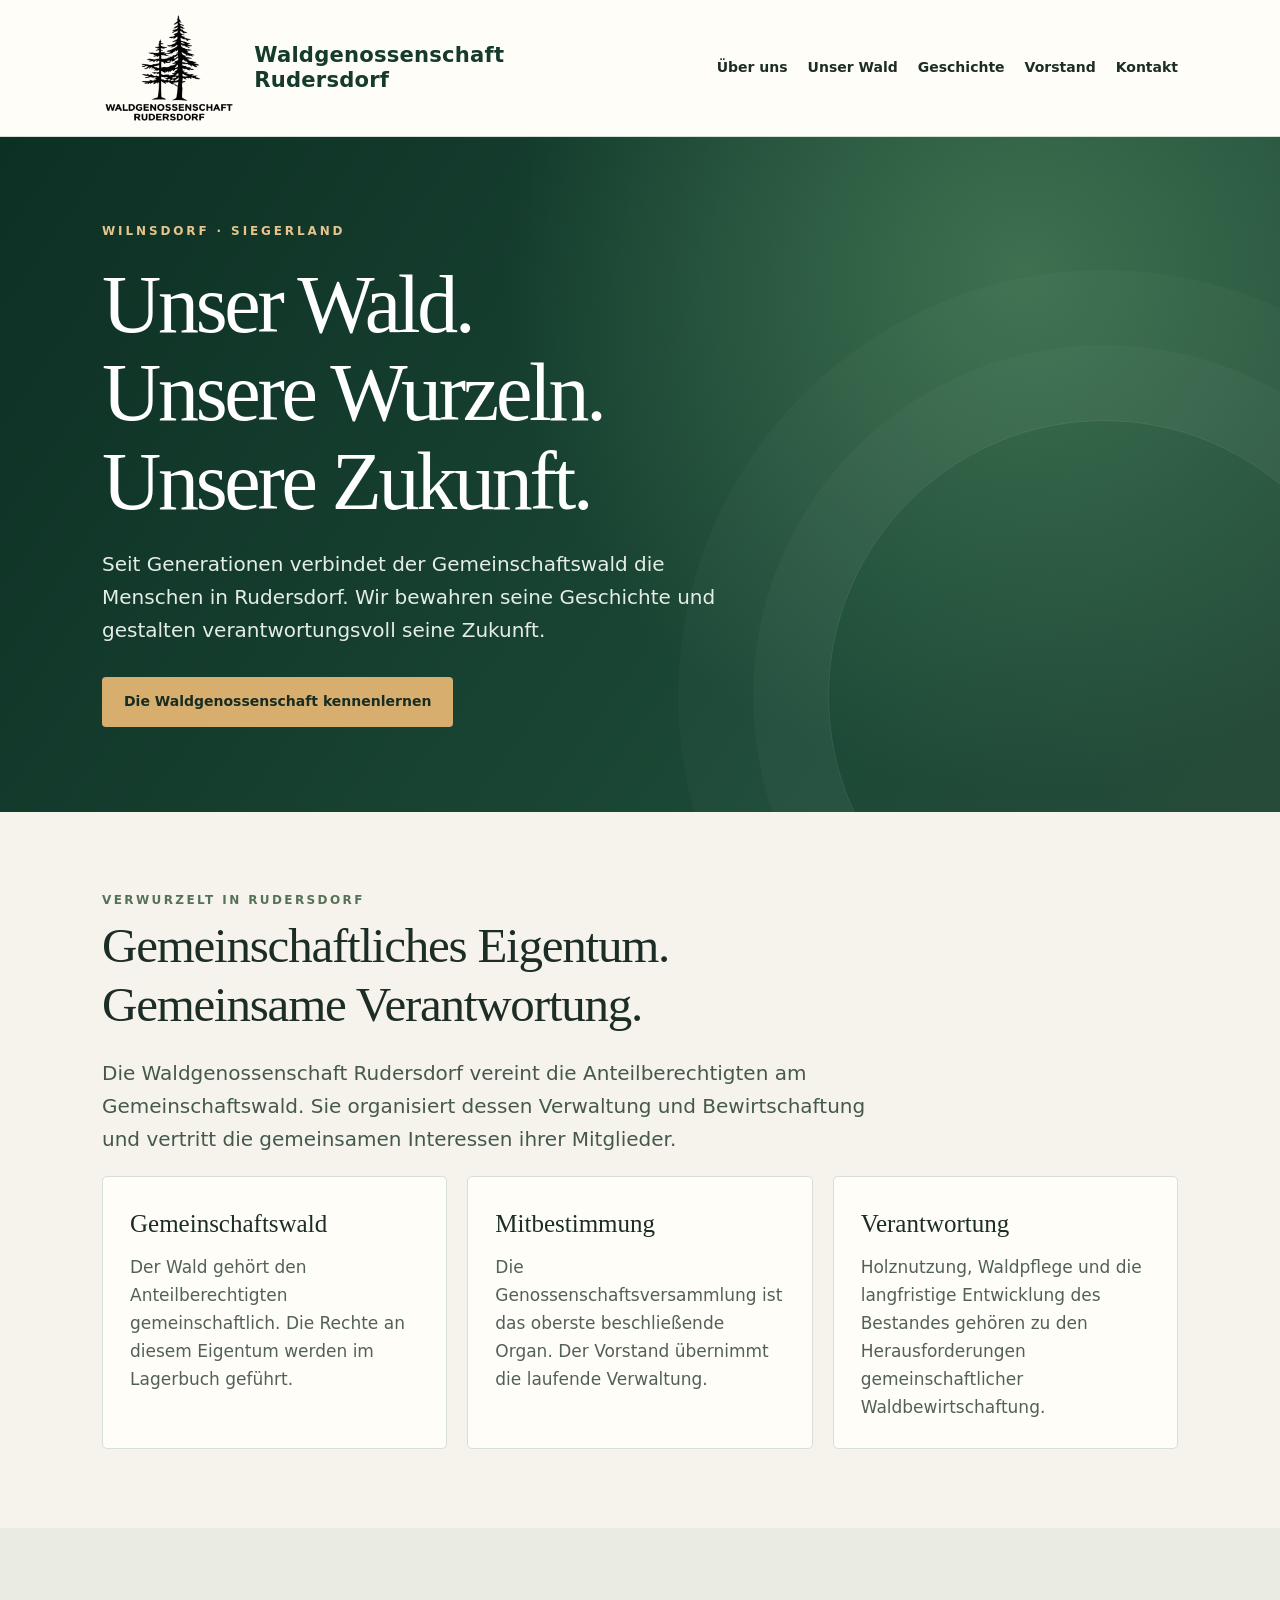
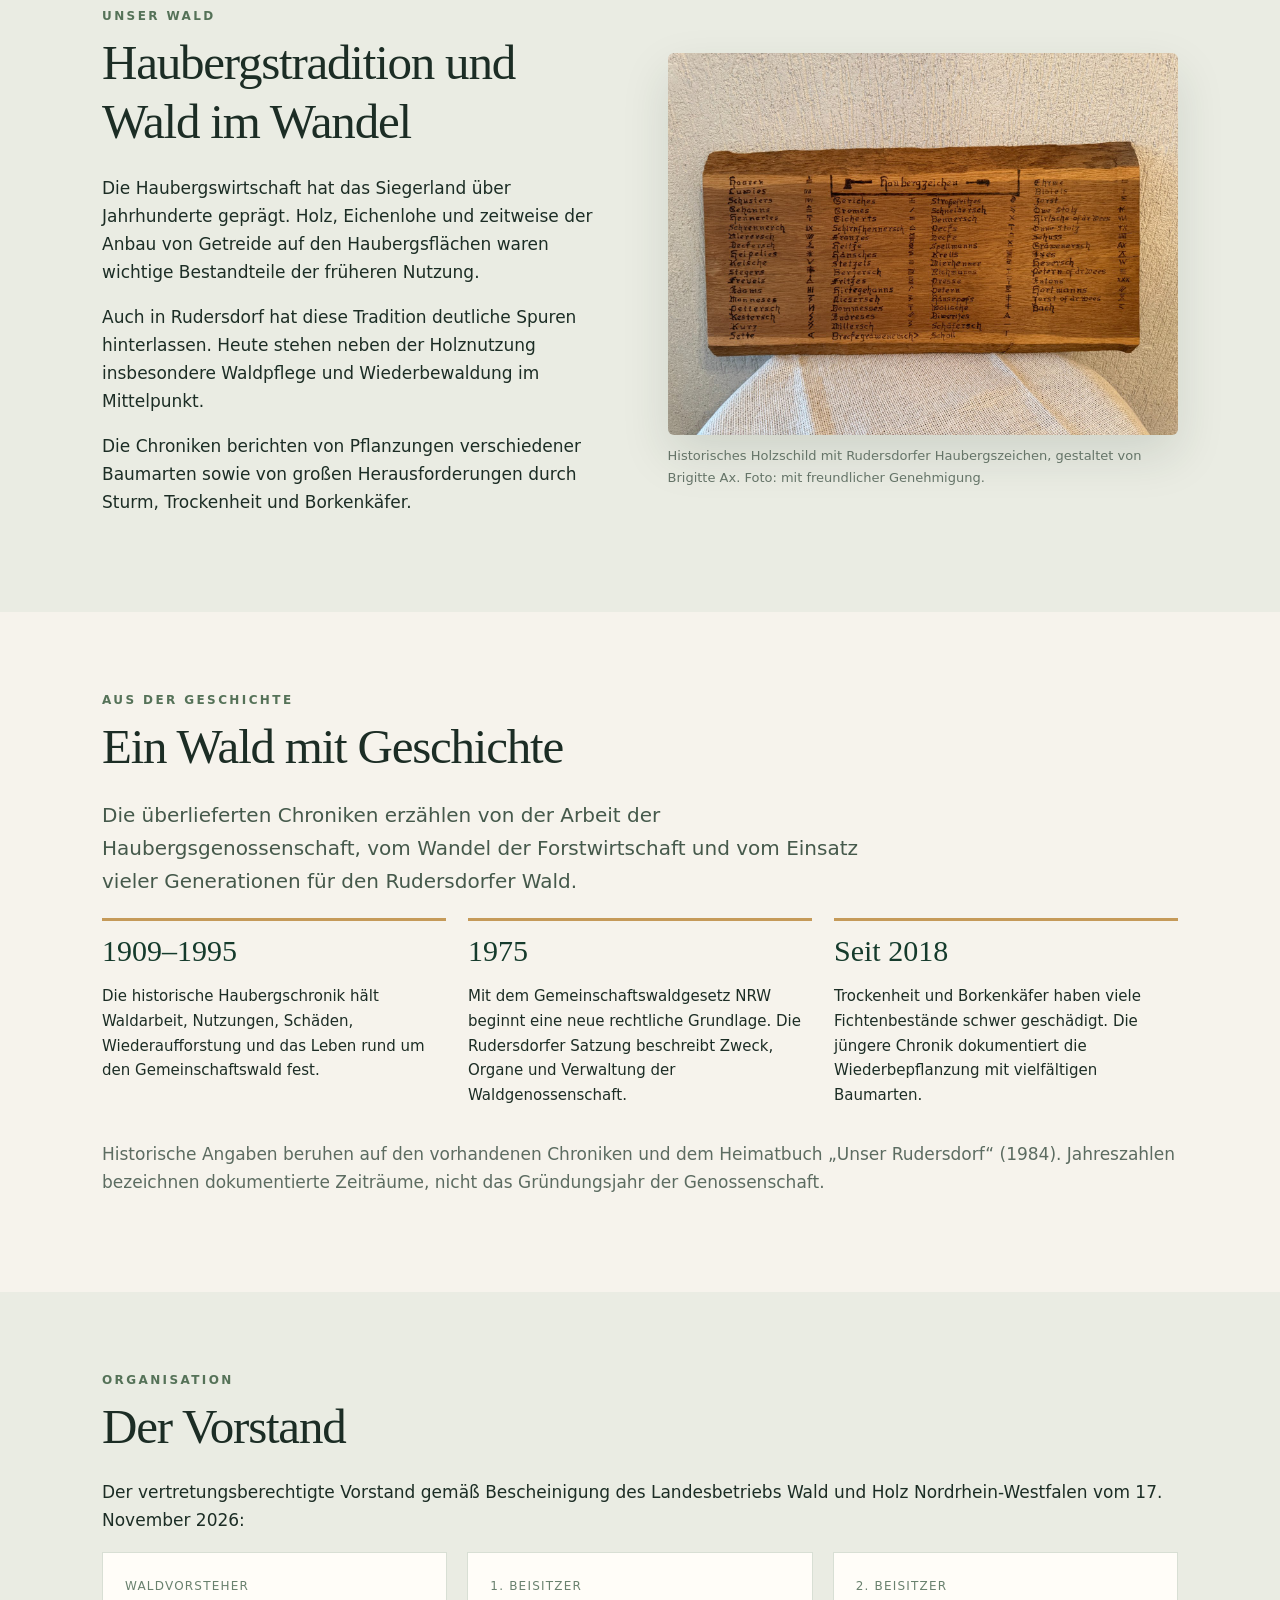
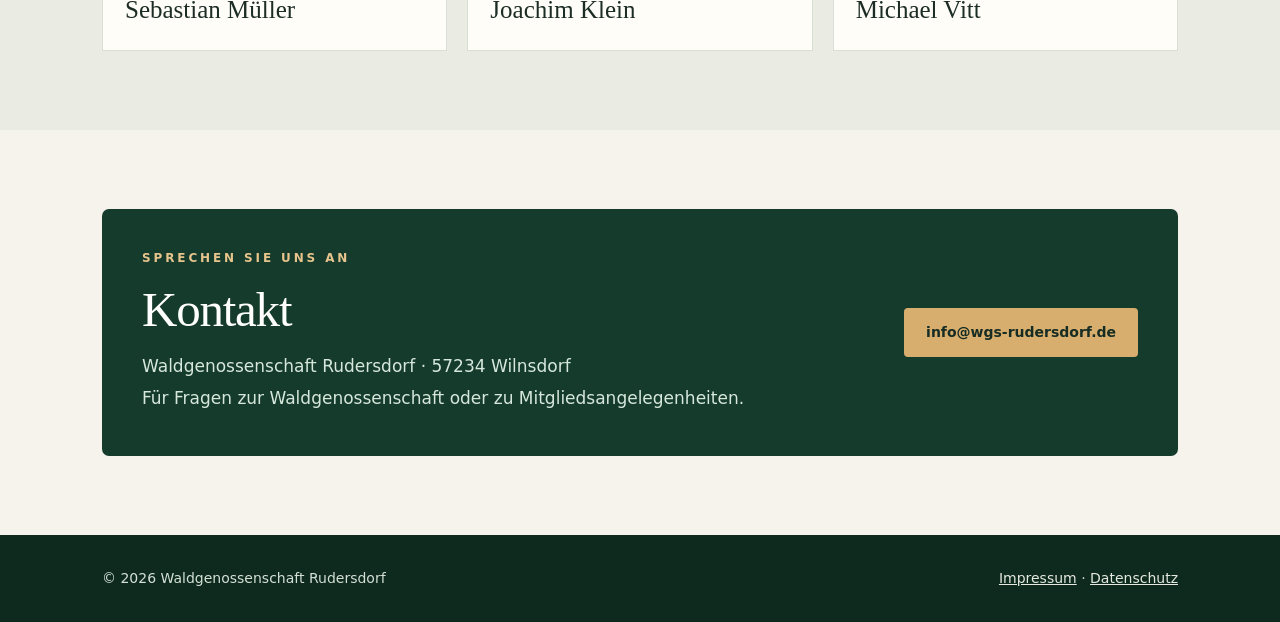
<file: index.html>
<!doctype html><html lang="de"><head><meta charset="utf-8"><meta name="viewport" content="width=device-width,initial-scale=1"><meta name="description" content="Waldgenossenschaft Rudersdorf – Gemeinschaftswald, Haubergstradition, Geschichte, Vorstand und Kontakt."><title>Waldgenossenschaft Rudersdorf – Gemeinsam für unseren Wald</title><link rel="stylesheet" href="styles.css"></head><body>
<header><div class="nav"><a class="brand" href="#start"><img class="brand-logo" src="assets/logo.png" alt="Logo der Waldgenossenschaft Rudersdorf"><span class="brand-name">Waldgenossenschaft<br>Rudersdorf</span></a><nav aria-label="Hauptnavigation"><a href="#ueber-uns">Über uns</a><a href="#wald">Unser Wald</a><a href="#geschichte">Geschichte</a><a href="#vorstand">Vorstand</a><a href="#kontakt">Kontakt</a></nav></div></header>
<main><section class="hero" id="start"><div class="heroinner"><div><div class="eyebrow">Wilnsdorf · Siegerland</div><h1>Unser Wald.<br>Unsere Wurzeln.<br>Unsere Zukunft.</h1><p>Seit Generationen verbindet der Gemeinschaftswald die Menschen in Rudersdorf. Wir bewahren seine Geschichte und gestalten verantwortungsvoll seine Zukunft.</p><a class="btn" href="#ueber-uns">Die Waldgenossenschaft kennenlernen</a></div></div></section>
<section class="section" id="ueber-uns"><div class="container"><div class="kicker">Verwurzelt in Rudersdorf</div><h2>Gemeinschaftliches Eigentum.<br>Gemeinsame Verantwortung.</h2><p class="lead">Die Waldgenossenschaft Rudersdorf vereint die Anteilberechtigten am Gemeinschaftswald. Sie organisiert dessen Verwaltung und Bewirtschaftung und vertritt die gemeinsamen Interessen ihrer Mitglieder.</p><div class="grid"><article class="tile"><h3>Gemeinschaftswald</h3><p>Der Wald gehört den Anteilberechtigten gemeinschaftlich. Die Rechte an diesem Eigentum werden im Lagerbuch geführt.</p></article><article class="tile"><h3>Mitbestimmung</h3><p>Die Genossenschaftsversammlung ist das oberste beschließende Organ. Der Vorstand übernimmt die laufende Verwaltung.</p></article><article class="tile"><h3>Verantwortung</h3><p>Holznutzung, Waldpflege und die langfristige Entwicklung des Bestandes gehören zu den Herausforderungen gemeinschaftlicher Waldbewirtschaftung.</p></article></div></div></section>
<section class="section alt" id="wald"><div class="container two"><div><div class="kicker">Unser Wald</div><h2>Haubergstradition und Wald im Wandel</h2><p>Die Haubergswirtschaft hat das Siegerland über Jahrhunderte geprägt. Holz, Eichenlohe und zeitweise der Anbau von Getreide auf den Haubergsflächen waren wichtige Bestandteile der früheren Nutzung.</p><p>Auch in Rudersdorf hat diese Tradition deutliche Spuren hinterlassen. Heute stehen neben der Holznutzung insbesondere Waldpflege und Wiederbewaldung im Mittelpunkt.</p><p>Die Chroniken berichten von Pflanzungen verschiedener Baumarten sowie von großen Herausforderungen durch Sturm, Trockenheit und Borkenkäfer.</p></div><div><img class="photo" src="assets/haubergszeichen.jpg" alt="Historisches Holzschild mit Familiennamen und eingeschnitzten Haubergszeichen" loading="lazy"><div class="caption">Historisches Holzschild mit Rudersdorfer Haubergszeichen, gestaltet von Brigitte Ax. Foto: mit freundlicher Genehmigung.</div></div></div></section>
<section class="section" id="geschichte"><div class="container"><div class="kicker">Aus der Geschichte</div><h2>Ein Wald mit Geschichte</h2><p class="lead">Die überlieferten Chroniken erzählen von der Arbeit der Haubergsgenossenschaft, vom Wandel der Forstwirtschaft und vom Einsatz vieler Generationen für den Rudersdorfer Wald.</p><div class="timeline"><article class="moment"><b>1909–1995</b><p>Die historische Haubergschronik hält Waldarbeit, Nutzungen, Schäden, Wiederaufforstung und das Leben rund um den Gemeinschaftswald fest.</p></article><article class="moment"><b>1975</b><p>Mit dem Gemeinschaftswaldgesetz NRW beginnt eine neue rechtliche Grundlage. Die Rudersdorfer Satzung beschreibt Zweck, Organe und Verwaltung der Waldgenossenschaft.</p></article><article class="moment"><b>Seit 2018</b><p>Trockenheit und Borkenkäfer haben viele Fichtenbestände schwer geschädigt. Die jüngere Chronik dokumentiert die Wiederbepflanzung mit vielfältigen Baumarten.</p></article></div><p class="muted">Historische Angaben beruhen auf den vorhandenen Chroniken und dem Heimatbuch „Unser Rudersdorf“ (1984). Jahreszahlen bezeichnen dokumentierte Zeiträume, nicht das Gründungsjahr der Genossenschaft.</p></div></section>
<section class="section alt" id="vorstand"><div class="container"><div class="kicker">Organisation</div><h2>Der Vorstand</h2><p>Der vertretungsberechtigte Vorstand gemäß Bescheinigung des Landesbetriebs Wald und Holz Nordrhein-Westfalen vom 17. November 2026:</p><div class="people"><div class="person"><small>Waldvorsteher</small><strong>Sebastian Müller</strong></div><div class="person"><small>1. Beisitzer</small><strong>Joachim Klein</strong></div><div class="person"><small>2. Beisitzer</small><strong>Michael Vitt</strong></div></div></div></section>
<section class="section" id="kontakt"><div class="container"><div class="contact"><div><div class="eyebrow">Sprechen Sie uns an</div><h2 style="margin:12px 0">Kontakt</h2><p>Waldgenossenschaft Rudersdorf · 57234 Wilnsdorf</p><p>Für Fragen zur Waldgenossenschaft oder zu Mitgliedsangelegenheiten.</p></div><a class="btn" style="color:#172c23" href="mailto:info@wgs-rudersdorf.de">info@wgs-rudersdorf.de</a></div></div></section></main>
<footer><div class="container"><span>© 2026 Waldgenossenschaft Rudersdorf</span><span><a href="impressum.html">Impressum</a> · <a href="datenschutz.html">Datenschutz</a></span></div></footer></body></html>
</file>
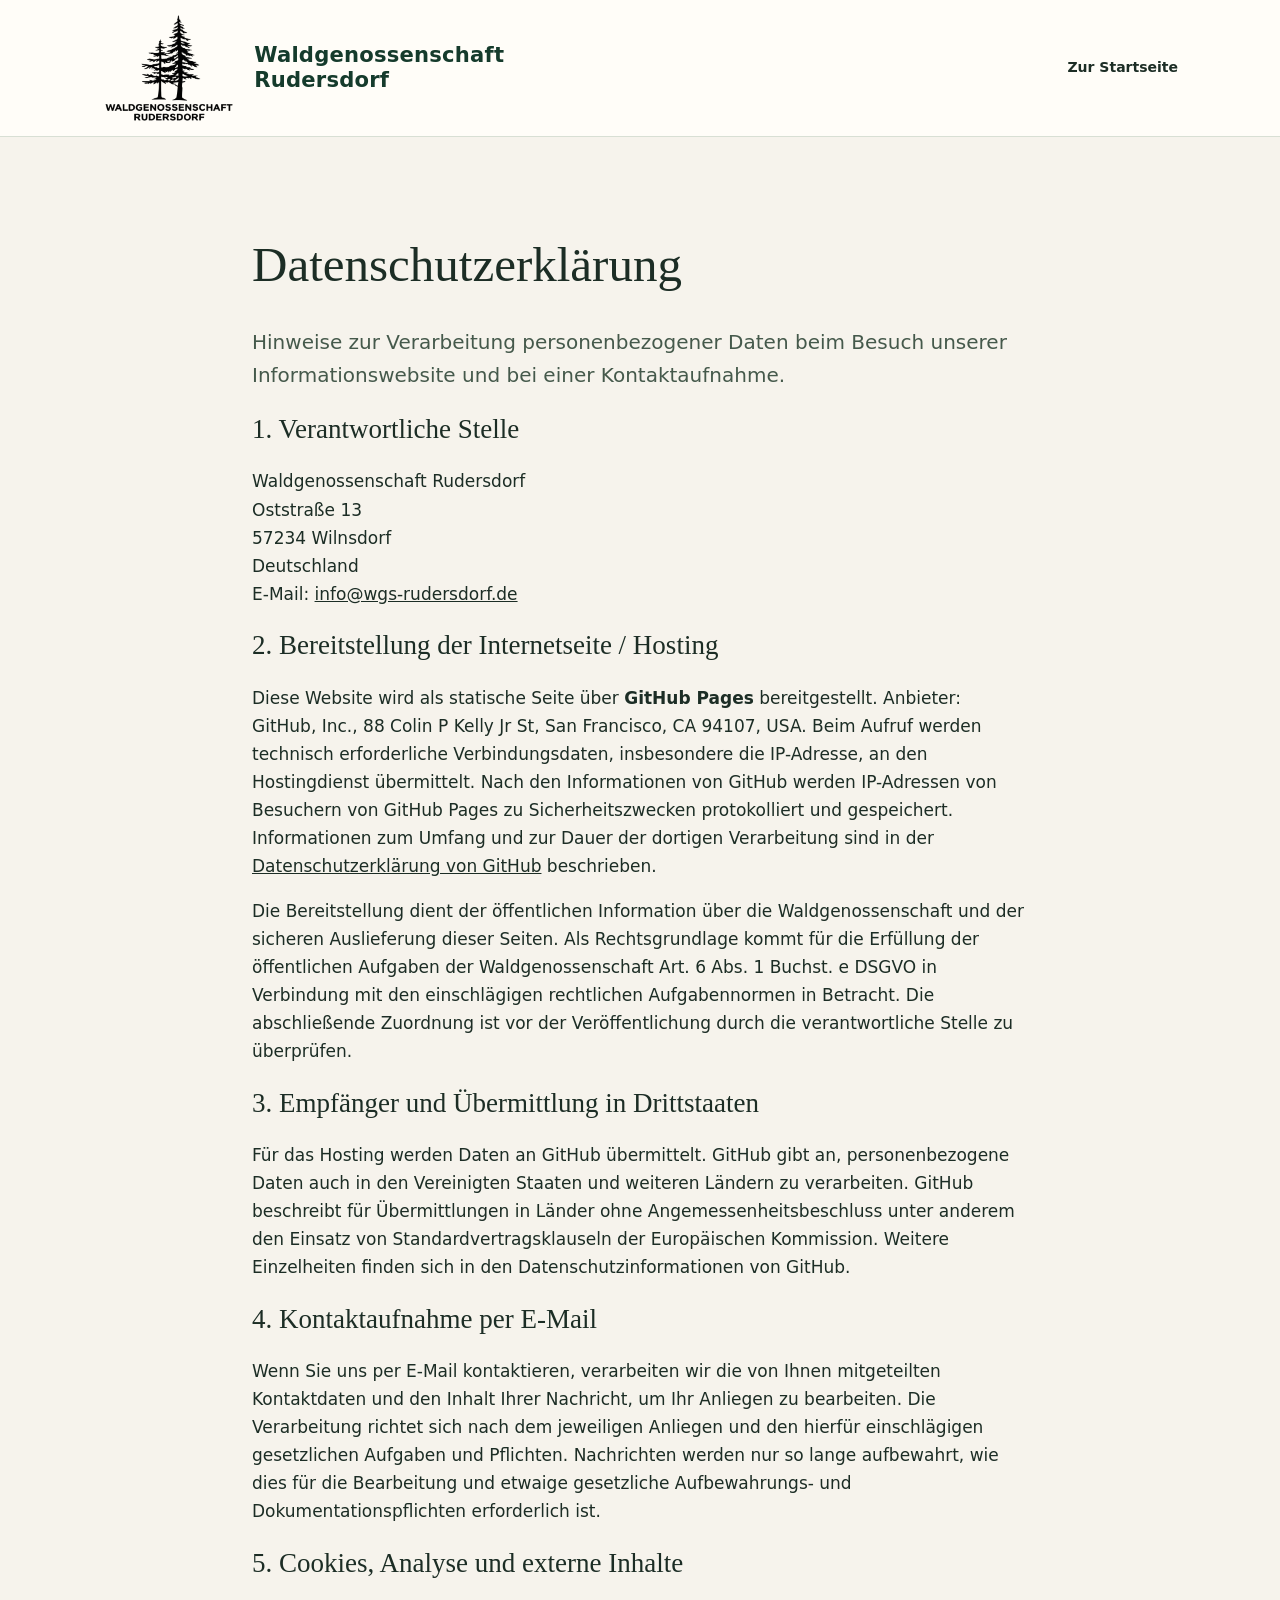
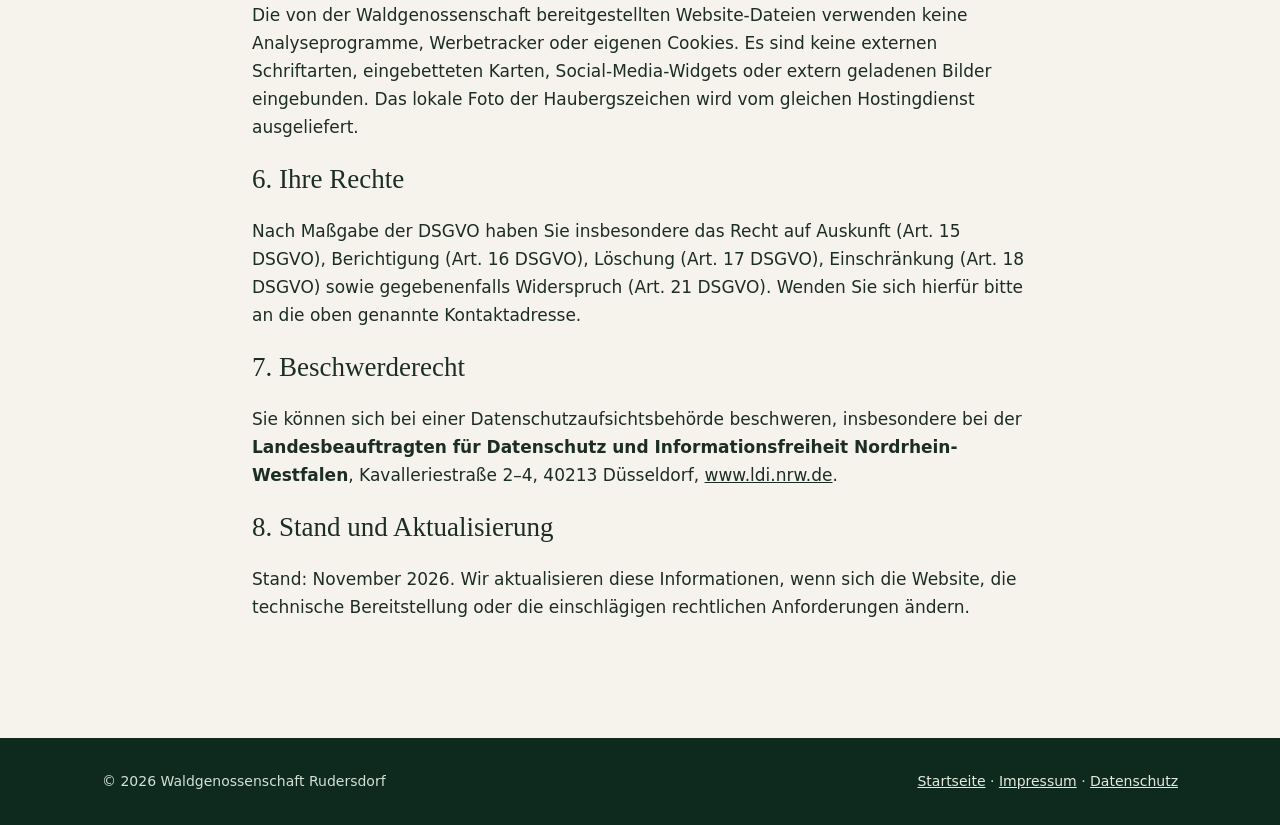
<file: datenschutz.html>
<!doctype html><html lang="de"><head><meta charset="utf-8"><meta name="viewport" content="width=device-width,initial-scale=1"><meta name="robots" content="index,follow"><link rel="stylesheet" href="styles.css"><title>Datenschutz – Waldgenossenschaft Rudersdorf</title></head><body><header><div class="nav"><a class="brand" href="index.html"><img class="brand-logo" src="assets/logo.png" alt="Logo der Waldgenossenschaft Rudersdorf"><span class="brand-name">Waldgenossenschaft<br>Rudersdorf</span></a><nav aria-label="Navigation"><a href="index.html">Zur Startseite</a></nav></div></header><main class="legal"><h1>Datenschutzerklärung</h1><p class="lead">Hinweise zur Verarbeitung personenbezogener Daten beim Besuch unserer Informationswebsite und bei einer Kontaktaufnahme.</p>
<h2>1. Verantwortliche Stelle</h2><p>Waldgenossenschaft Rudersdorf<br>Oststraße 13<br>57234 Wilnsdorf<br>Deutschland<br>E-Mail: <a href="mailto:info@wgs-rudersdorf.de">info@wgs-rudersdorf.de</a></p>
<h2>2. Bereitstellung der Internetseite / Hosting</h2><p>Diese Website wird als statische Seite über <strong>GitHub Pages</strong> bereitgestellt. Anbieter: GitHub, Inc., 88 Colin P Kelly Jr St, San Francisco, CA 94107, USA. Beim Aufruf werden technisch erforderliche Verbindungsdaten, insbesondere die IP-Adresse, an den Hostingdienst übermittelt. Nach den Informationen von GitHub werden IP-Adressen von Besuchern von GitHub Pages zu Sicherheitszwecken protokolliert und gespeichert. Informationen zum Umfang und zur Dauer der dortigen Verarbeitung sind in der <a href="https://docs.github.com/de/site-policy/privacy-policies/github-general-privacy-statement" rel="noopener noreferrer">Datenschutzerklärung von GitHub</a> beschrieben.</p>
<p>Die Bereitstellung dient der öffentlichen Information über die Waldgenossenschaft und der sicheren Auslieferung dieser Seiten. Als Rechtsgrundlage kommt für die Erfüllung der öffentlichen Aufgaben der Waldgenossenschaft Art. 6 Abs. 1 Buchst. e DSGVO in Verbindung mit den einschlägigen rechtlichen Aufgabennormen in Betracht. Die abschließende Zuordnung ist vor der Veröffentlichung durch die verantwortliche Stelle zu überprüfen.</p>
<h2>3. Empfänger und Übermittlung in Drittstaaten</h2><p>Für das Hosting werden Daten an GitHub übermittelt. GitHub gibt an, personenbezogene Daten auch in den Vereinigten Staaten und weiteren Ländern zu verarbeiten. GitHub beschreibt für Übermittlungen in Länder ohne Angemessenheitsbeschluss unter anderem den Einsatz von Standardvertragsklauseln der Europäischen Kommission. Weitere Einzelheiten finden sich in den Datenschutzinformationen von GitHub.</p>
<h2>4. Kontaktaufnahme per E-Mail</h2><p>Wenn Sie uns per E-Mail kontaktieren, verarbeiten wir die von Ihnen mitgeteilten Kontaktdaten und den Inhalt Ihrer Nachricht, um Ihr Anliegen zu bearbeiten. Die Verarbeitung richtet sich nach dem jeweiligen Anliegen und den hierfür einschlägigen gesetzlichen Aufgaben und Pflichten. Nachrichten werden nur so lange aufbewahrt, wie dies für die Bearbeitung und etwaige gesetzliche Aufbewahrungs- und Dokumentationspflichten erforderlich ist.</p>
<h2>5. Cookies, Analyse und externe Inhalte</h2><p>Die von der Waldgenossenschaft bereitgestellten Website-Dateien verwenden keine Analyseprogramme, Werbetracker oder eigenen Cookies. Es sind keine externen Schriftarten, eingebetteten Karten, Social-Media-Widgets oder extern geladenen Bilder eingebunden. Das lokale Foto der Haubergszeichen wird vom gleichen Hostingdienst ausgeliefert.</p>
<h2>6. Ihre Rechte</h2><p>Nach Maßgabe der DSGVO haben Sie insbesondere das Recht auf Auskunft (Art. 15 DSGVO), Berichtigung (Art. 16 DSGVO), Löschung (Art. 17 DSGVO), Einschränkung (Art. 18 DSGVO) sowie gegebenenfalls Widerspruch (Art. 21 DSGVO). Wenden Sie sich hierfür bitte an die oben genannte Kontaktadresse.</p>
<h2>7. Beschwerderecht</h2><p>Sie können sich bei einer Datenschutzaufsichtsbehörde beschweren, insbesondere bei der <strong>Landesbeauftragten für Datenschutz und Informationsfreiheit Nordrhein-Westfalen</strong>, Kavalleriestraße 2–4, 40213 Düsseldorf, <a href="https://www.ldi.nrw.de/" rel="noopener noreferrer">www.ldi.nrw.de</a>.</p>
<h2>8. Stand und Aktualisierung</h2><p>Stand: November 2026. Wir aktualisieren diese Informationen, wenn sich die Website, die technische Bereitstellung oder die einschlägigen rechtlichen Anforderungen ändern.</p>
</main><footer><div class="container"><span>© 2026 Waldgenossenschaft Rudersdorf</span><span><a href="index.html">Startseite</a> · <a href="impressum.html">Impressum</a> · <a href="datenschutz.html">Datenschutz</a></span></div></footer></body></html>
</file>
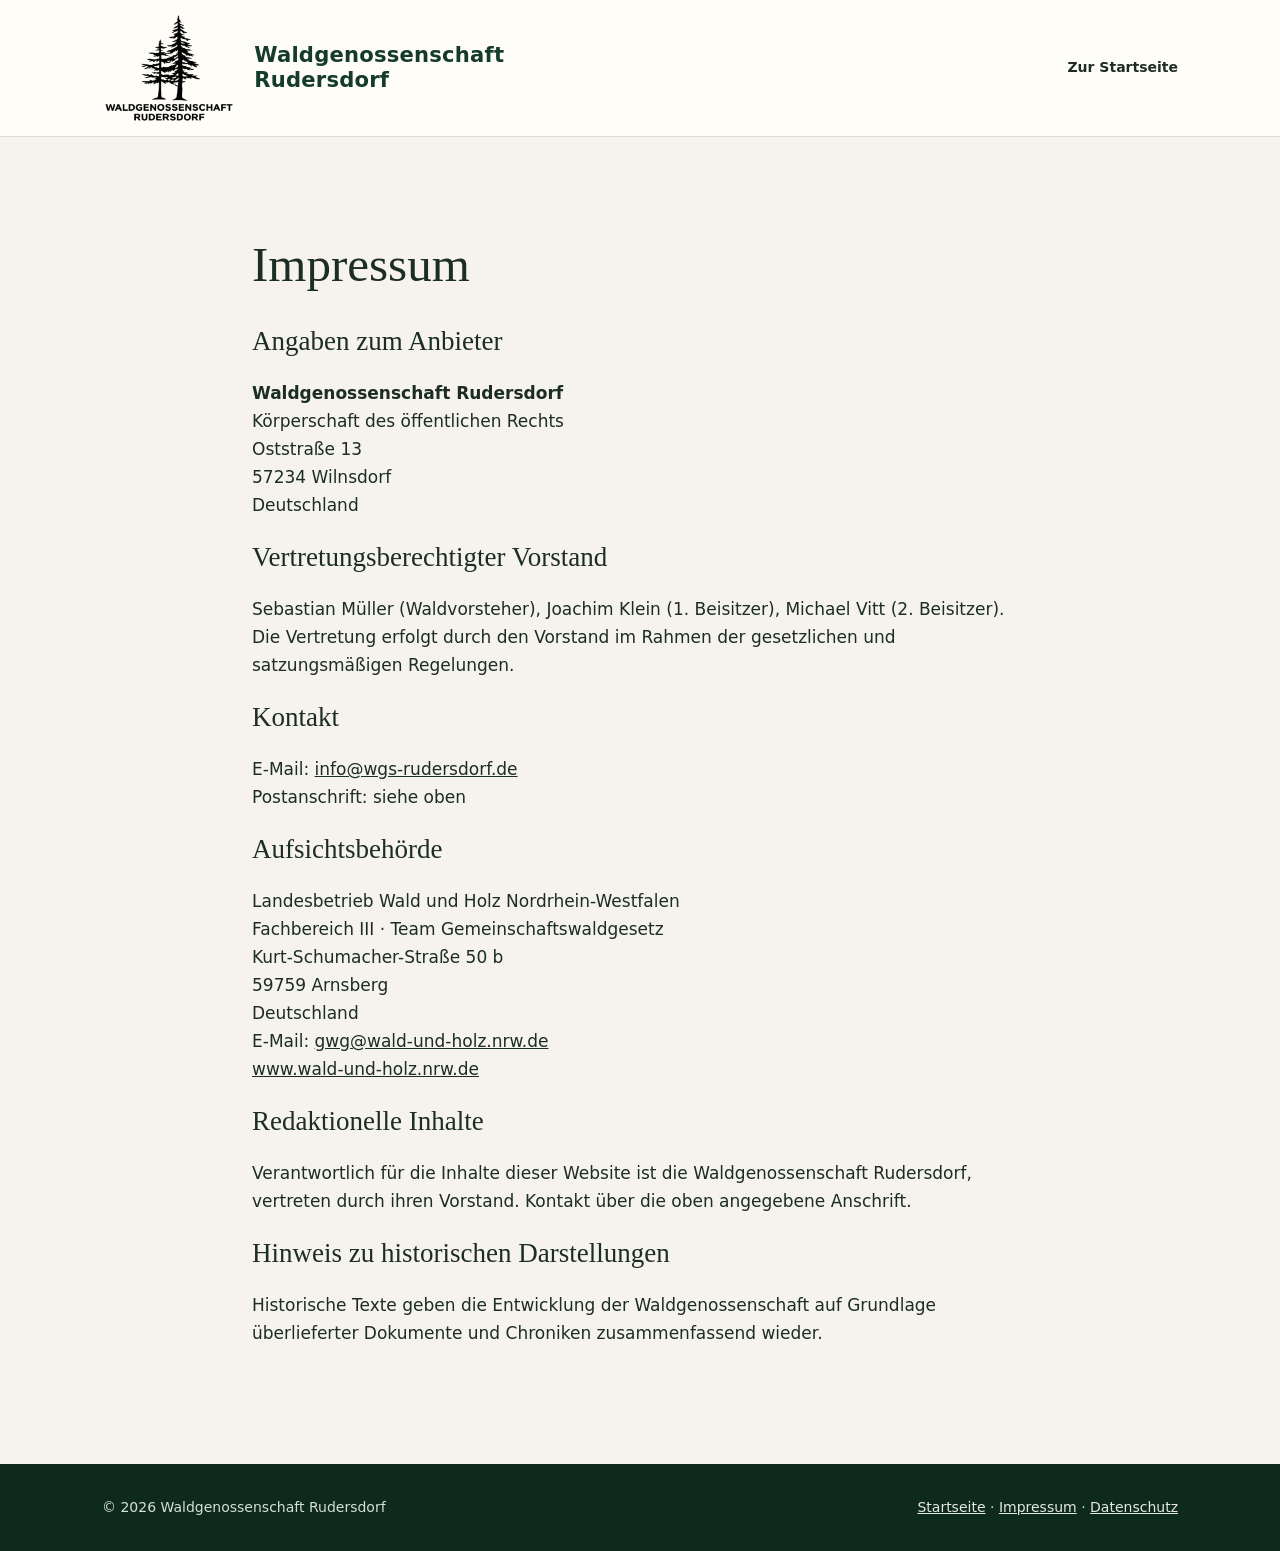
<file: impressum.html>
<!doctype html><html lang="de"><head><meta charset="utf-8"><meta name="viewport" content="width=device-width,initial-scale=1"><meta name="robots" content="index,follow"><link rel="stylesheet" href="styles.css"><title>Impressum – Waldgenossenschaft Rudersdorf</title></head><body><header><div class="nav"><a class="brand" href="index.html"><img class="brand-logo" src="assets/logo.png" alt="Logo der Waldgenossenschaft Rudersdorf"><span class="brand-name">Waldgenossenschaft<br>Rudersdorf</span></a><nav aria-label="Navigation"><a href="index.html">Zur Startseite</a></nav></div></header><main class="legal"><h1>Impressum</h1>
<h2>Angaben zum Anbieter</h2>
<p><strong>Waldgenossenschaft Rudersdorf</strong><br>Körperschaft des öffentlichen Rechts<br>Oststraße 13<br>57234 Wilnsdorf<br>Deutschland</p>
<h2>Vertretungsberechtigter Vorstand</h2><p>Sebastian Müller (Waldvorsteher), Joachim Klein (1. Beisitzer), Michael Vitt (2. Beisitzer). Die Vertretung erfolgt durch den Vorstand im Rahmen der gesetzlichen und satzungsmäßigen Regelungen.</p>
<h2>Kontakt</h2><p>E-Mail: <a href="mailto:info@wgs-rudersdorf.de">info@wgs-rudersdorf.de</a><br>Postanschrift: siehe oben</p>
<h2>Aufsichtsbehörde</h2><p>Landesbetrieb Wald und Holz Nordrhein-Westfalen<br>Fachbereich III · Team Gemeinschaftswaldgesetz<br>Kurt-Schumacher-Straße 50 b<br>59759 Arnsberg<br>Deutschland<br>E-Mail: <a href="mailto:gwg@wald-und-holz.nrw.de">gwg@wald-und-holz.nrw.de</a><br><a href="https://www.wald-und-holz.nrw.de/" rel="noopener noreferrer">www.wald-und-holz.nrw.de</a></p>
<h2>Redaktionelle Inhalte</h2><p>Verantwortlich für die Inhalte dieser Website ist die Waldgenossenschaft Rudersdorf, vertreten durch ihren Vorstand. Kontakt über die oben angegebene Anschrift.</p>
<h2>Hinweis zu historischen Darstellungen</h2><p>Historische Texte geben die Entwicklung der Waldgenossenschaft auf Grundlage überlieferter Dokumente und Chroniken zusammenfassend wieder.</p>
</main><footer><div class="container"><span>© 2026 Waldgenossenschaft Rudersdorf</span><span><a href="index.html">Startseite</a> · <a href="impressum.html">Impressum</a> · <a href="datenschutz.html">Datenschutz</a></span></div></footer></body></html>
</file>
<file: styles.css>
:root{--forest:#153b2c;--leaf:#326347;--cream:#f6f3ec;--paper:#fffdf8;--ink:#1c2d25;--muted:#5c6c61;--gold:#c59a59;--line:#d8dfd4}*{box-sizing:border-box}html{scroll-behavior:smooth}body{margin:0;background:var(--cream);color:var(--ink);font:17px/1.65 system-ui,-apple-system,Segoe UI,Arial,sans-serif}a{color:inherit}a:focus-visible{outline:3px solid #c59a59;outline-offset:4px}header{position:sticky;top:0;z-index:4;background:rgba(255,253,248,.96);backdrop-filter:blur(12px);border-bottom:1px solid var(--line)}.nav{max-width:1120px;margin:auto;padding:15px 22px;display:flex;align-items:center;justify-content:space-between;gap:15px}.brand{display:flex;align-items:center;gap:12px;text-decoration:none;font-size:14px;line-height:1.2;font-weight:760;letter-spacing:.02em}.brandmark{font-size:29px;color:var(--leaf)}nav{display:flex;gap:20px;flex-wrap:wrap}nav a{text-decoration:none;font-size:14px;font-weight:650}nav a:hover{color:var(--leaf)}.hero{background:radial-gradient(circle at 80% 20%,#3d7150 0%,transparent 45%),linear-gradient(125deg,#0d3024,#1c4937 70%,#274b39);color:#fff;position:relative;overflow:hidden}.hero:after{content:' ';position:absolute;bottom:-160px;right:-100px;width:550px;height:550px;border:1px solid rgba(255,255,255,.1);border-radius:50%;box-shadow:0 0 0 75px rgba(255,255,255,.027),0 0 0 150px rgba(255,255,255,.022)}.heroinner{max-width:1120px;margin:auto;min-height:475px;padding:85px 22px;display:flex;align-items:center;position:relative;z-index:1}.eyebrow{text-transform:uppercase;letter-spacing:.24em;font-size:12px;font-weight:780;color:#e6c48c}.hero h1{font:normal clamp(43px,7vw,82px)/1.08 Georgia,'Times New Roman',serif;letter-spacing:-.04em;margin:19px 0 22px;max-width:850px}.hero p{max-width:620px;font-size:20px;color:#e5ede7;margin:0 0 30px}.btn{display:inline-block;text-decoration:none;background:#d7ae6d;color:#172c23;font-size:14px;font-weight:760;padding:13px 22px;border-radius:4px}.btn:hover{background:#f1ca8b}.container{max-width:1120px;margin:auto;padding:0 22px}.section{padding:79px 0}.section.alt{background:#eaece3}.section h2{font:normal clamp(33px,4vw,49px)/1.2 Georgia,serif;letter-spacing:-.025em;margin:7px 0 22px}.kicker{font-size:12px;color:#557258;text-transform:uppercase;letter-spacing:.2em;font-weight:800}.lead{font-size:20px;color:#45594b;max-width:770px}.grid{display:grid;grid-template-columns:repeat(3,1fr);gap:20px}.tile{background:var(--paper);padding:27px;border:1px solid var(--line);border-radius:5px}.tile h3{font:normal 25px/1.25 Georgia,serif;margin:4px 0 14px}.tile p{margin:0;color:#526157}.two{display:grid;grid-template-columns:1fr 1fr;gap:55px;align-items:center}.photo{width:100%;display:block;border-radius:6px;box-shadow:0 20px 48px #1c342321}.caption{font-size:13px;color:#657468;margin-top:10px}.timeline{display:grid;grid-template-columns:repeat(3,1fr);gap:22px}.moment{border-top:3px solid var(--gold);padding-top:13px}.moment b{font:normal 30px Georgia,serif;color:var(--forest)}.moment p{font-size:15px}.people{display:grid;grid-template-columns:repeat(3,1fr);gap:20px}.person{padding:24px 22px;border:1px solid var(--line);background:var(--paper)}.person small{display:block;font-size:12px;text-transform:uppercase;letter-spacing:.1em;color:#69816e}.person strong{font:normal 25px Georgia,serif}.contact{background:var(--forest);color:white;border-radius:7px;padding:40px;display:flex;justify-content:space-between;align-items:center;gap:20px}.contact a{color:#f5d5a4}.contact p{margin:4px 0;color:#d6e7dc}footer{background:#0e2a1f;color:#d4e0d6;padding:32px 0;font-size:14px}footer .container{display:flex;gap:20px;justify-content:space-between;flex-wrap:wrap}footer a{color:#e6e9df}main ul{padding-left:1.1em}.legal{max-width:820px;margin:0 auto;padding:66px 22px 100px}.legal h1{font:normal 49px Georgia,serif}.legal h2{font:normal 27px Georgia,serif}.notice{background:#fff2d7;color:#503611;border-left:4px solid #bf8e3e;padding:14px 20px;margin:28px 0}.muted{color:var(--muted)}@media(max-width:760px){.nav{align-items:flex-start;flex-direction:column}nav{gap:12px}.heroinner{min-height:400px;padding:65px 22px}.hero h1{font-size:45px}.hero p{font-size:17px}.grid,.two,.timeline,.people{grid-template-columns:1fr}.section{padding:54px 0}.contact{align-items:flex-start;flex-direction:column;padding:27px}}

/* Offizielles Logo mit transparentem Hintergrund */
.brand-logo{display:block;width:auto;height:82px;max-width:250px;object-fit:contain}
@media(max-width:760px){.brand-logo{height:72px}}

/* Schriftzug rechts neben dem freigestellten Logo */
.brand-name{display:block;font-size:clamp(16px,1.65vw,21px);font-weight:780;line-height:1.15;letter-spacing:.01em;color:var(--forest)}
.brand{flex-shrink:0;gap:14px}
@media(max-width:760px){.brand-name{font-size:17px}.brand-logo{height:66px}.brand{gap:10px}}

/* Kopfbereich: freigestelltes Logo, rechts daneben der bisherige Schriftzug. */
.nav{padding-top:12px;padding-bottom:12px}
.brand{gap:18px;flex-shrink:0}
.brand-logo{height:112px;width:auto;max-width:none;object-fit:contain}
.brand-name{font-size:clamp(18px,1.65vw,22px);line-height:1.17}
@media(max-width:760px){.nav{padding-top:10px;padding-bottom:10px}.brand{gap:12px}.brand-logo{height:86px}.brand-name{font-size:17px}}
</file>
